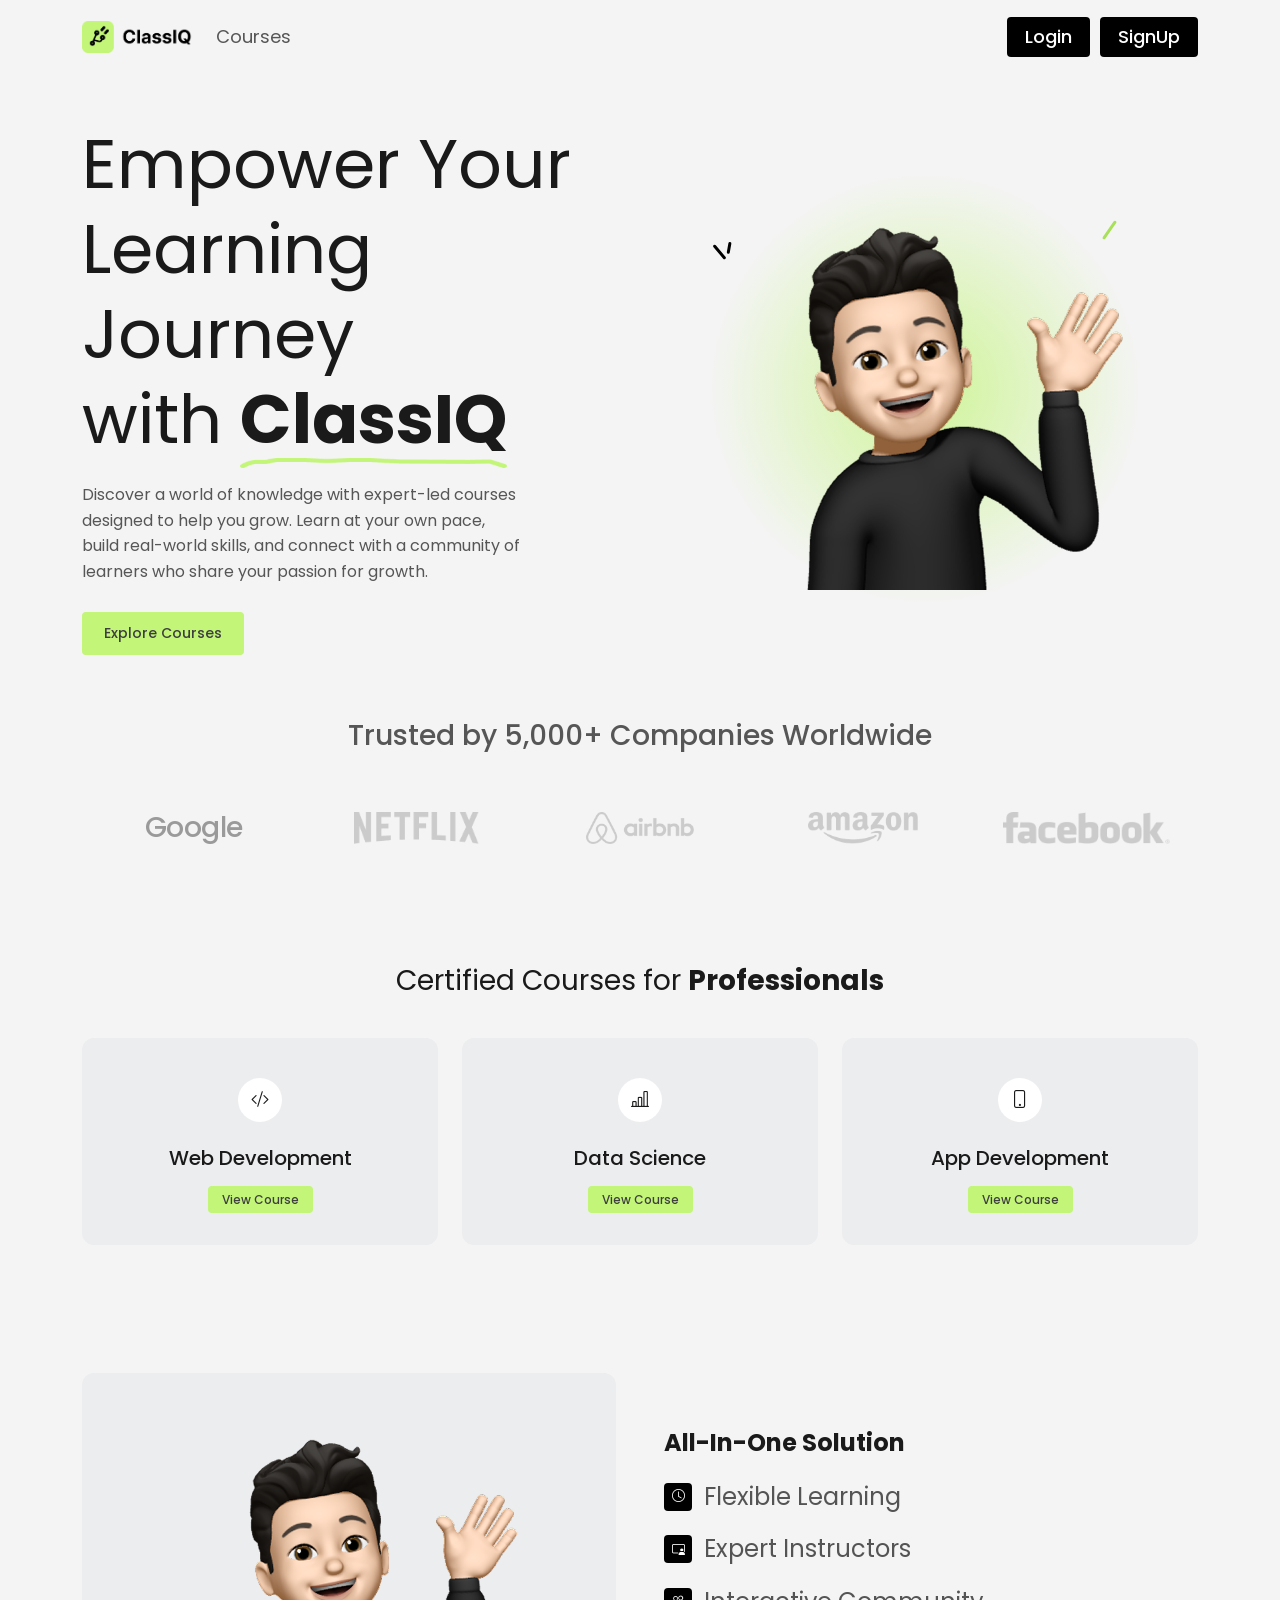
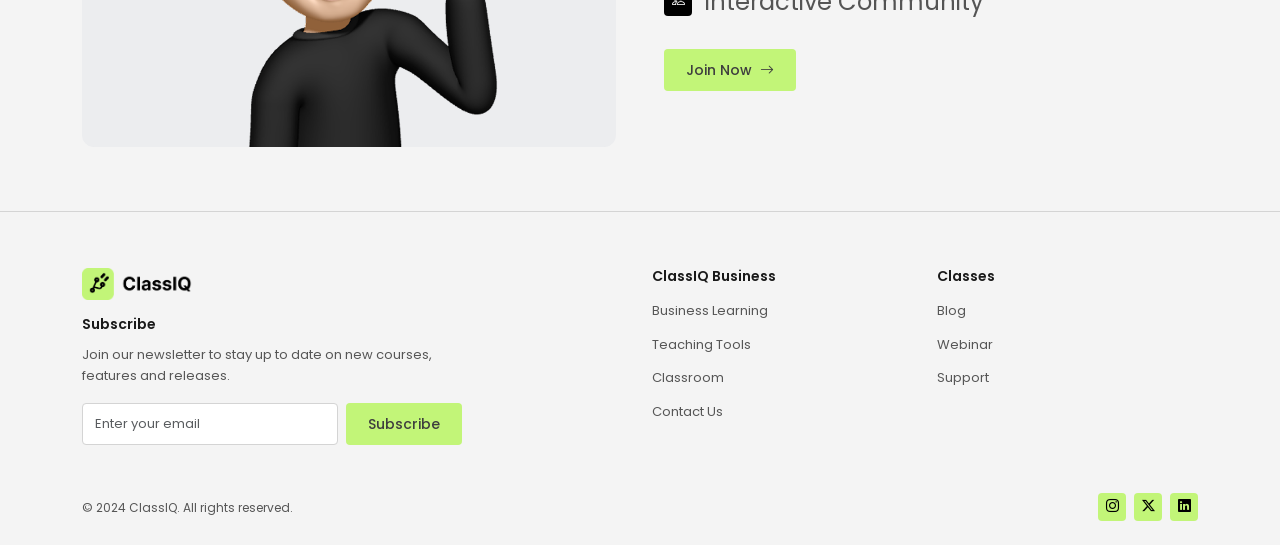
<file: index.html>
<!DOCTYPE html>
<html lang="en">
<head>
  <meta charset="UTF-8">
  <meta name="viewport" content="width=device-width, initial-scale=1.0">
  <meta name="description" content="ClassIQ - Empower your learning journey with certified courses for professionals.">
  <title>ClassIQ | Empower Your Learning Journey</title>

  <script>
    if (localStorage.getItem("classiq_session")) document.documentElement.classList.add("logged-in");
  </script>

  <link rel="preconnect" href="https://fonts.googleapis.com">
  <link rel="preconnect" href="https://fonts.gstatic.com" crossorigin>
  <link href="https://fonts.googleapis.com/css2?family=Poppins:wght@300;400;500;600;700&display=swap" rel="stylesheet">

  <link rel="stylesheet" href="https://cdn.jsdelivr.net/npm/bootstrap@5.3.3/dist/css/bootstrap.min.css">
  <link rel="stylesheet" href="https://cdn.jsdelivr.net/npm/bootstrap-icons@1.11.3/font/bootstrap-icons.min.css">

  <link rel="stylesheet" href="css/base.css">
  <link rel="stylesheet" href="css/home.css">
</head>
<body>
  <a class="visually-hidden-focusable" href="#main">Skip to main content</a>

  <header class="site-header">
    <nav class="navbar navbar-expand-lg" aria-label="Main navigation">
      <div class="container">
        <a class="navbar-brand" href="index.html" aria-label="ClassIQ home">
          <img src="assets/images/logo.png" alt="ClassIQ" class="brand-logo">
        </a>

        <button class="navbar-toggler" type="button" data-bs-toggle="collapse" data-bs-target="#mainNav"
          aria-controls="mainNav" aria-expanded="false" aria-label="Toggle navigation">
          <span class="navbar-toggler-icon"></span>
        </button>

        <div class="collapse navbar-collapse" id="mainNav">
          <ul class="navbar-nav me-auto">
            <li class="nav-item"><a class="nav-link" href="pages/courses.html">Courses</a></li>
          </ul>
          <div class="nav-actions guest-only">
            <a href="pages/login.html" class="btn-dark-custom">Login</a>
            <a href="pages/signup.html" class="btn-dark-custom">SignUp</a>
          </div>

          <div class="nav-actions user-only align-items-center">
            <span class="user-chip">
              <span class="user-avatar" id="userInitial" aria-hidden="true"></span>
              <span id="userNameNav"></span>
            </span>
            <a href="pages/courses.html" class="btn-dark-custom">Dashboard</a>
            <button type="button" class="btn-dark-custom" id="logoutBtn">Logout</button>
          </div>
        </div>
      </div>
    </nav>
  </header>

  <main id="main">
    <section class="hero" aria-labelledby="hero-title">
      <div class="container">
        <div class="row align-items-center">
          <div class="col-lg-6">
            <h1 class="hero-title" id="hero-title">
              Empower Your <br>Learning Journey <br>with <span class="highlight">ClassIQ</span>
            </h1>
            <p class="hero-text">
              Discover a world of knowledge with expert-led courses designed to help you grow.
              Learn at your own pace, build real-world skills, and connect with a community of
              learners who share your passion for growth.
            </p>
            <a href="pages/courses.html" class="btn-primary-custom">Explore Courses</a>
          </div>

          <div class="col-lg-6">
            <figure class="hero-media m-0">
              <span class="hero-sparkle hero-sparkle--left" aria-hidden="true"></span>
              <span class="hero-sparkle hero-sparkle--right" aria-hidden="true"></span>
              <img src="assets/images/avatar.png" alt="Smiling student avatar waving hello">
            </figure>
          </div>
        </div>
      </div>
    </section>

    <section class="trusted" aria-labelledby="trusted-title">
      <div class="container">
        <h2 class="trusted-title" id="trusted-title">Trusted by 5,000+ Companies Worldwide</h2>
        <ul class="brand-list row row-cols-2 row-cols-sm-3 row-cols-lg-5 g-4 justify-content-center">
          <li class="col"><span class="brand-text" role="img" aria-label="Google">Google</span></li>
          <li class="col"><img src="assets/images/brands/netflix-logo.png" alt="Netflix"></li>
          <li class="col"><img src="assets/images/brands/airbnb-logo.png" alt="Airbnb"></li>
          <li class="col"><img src="assets/images/brands/amazon-logo.png" alt="Amazon"></li>
          <li class="col"><img src="assets/images/brands/facebook-logo.png" alt="Facebook"></li>
        </ul>
      </div>
    </section>

    <section class="section courses" aria-labelledby="courses-title">
      <div class="container">
        <h2 class="section-title" id="courses-title">Certified Courses for <strong>Professionals</strong></h2>

        <div class="row g-4 justify-content-center">
          <div class="col-12 col-sm-6 col-lg-4">
            <article class="course-card">
              <span class="course-icon" aria-hidden="true"><i class="bi bi-code-slash"></i></span>
              <h3>Web Development</h3>
              <a href="pages/courses.html" class="btn-primary-custom btn-sm-custom">View Course</a>
            </article>
          </div>
          <div class="col-12 col-sm-6 col-lg-4">
            <article class="course-card">
              <span class="course-icon" aria-hidden="true"><i class="bi bi-bar-chart-line"></i></span>
              <h3>Data Science</h3>
              <a href="pages/courses.html" class="btn-primary-custom btn-sm-custom">View Course</a>
            </article>
          </div>
          <div class="col-12 col-sm-6 col-lg-4">
            <article class="course-card">
              <span class="course-icon" aria-hidden="true"><i class="bi bi-phone"></i></span>
              <h3>App Development</h3>
              <a href="pages/courses.html" class="btn-primary-custom btn-sm-custom">View Course</a>
            </article>
          </div>
        </div>
      </div>
    </section>

    <section class="section solution" aria-labelledby="solution-title">
      <div class="container">
        <div class="row align-items-center g-5">
          <div class="col-lg-6">
            <figure class="solution-media m-0">
              <img src="assets/images/avatar.png" alt="Student avatar waving">
            </figure>
          </div>

          <div class="col-lg-6 solution-content">
            <h2 class="solution-title" id="solution-title">All-In-One Solution</h2>
            <ul class="feature-list">
              <li><span class="feature-icon" aria-hidden="true"><i class="bi bi-clock"></i></span>Flexible Learning</li>
              <li><span class="feature-icon" aria-hidden="true"><i class="bi bi-person-video3"></i></span>Expert Instructors</li>
              <li><span class="feature-icon" aria-hidden="true"><i class="bi bi-people"></i></span>Interactive Community</li>
            </ul>
            <div>
              <a href="pages/signup.html" class="btn-primary-custom">Join Now <i class="bi bi-arrow-right" aria-hidden="true"></i></a>
            </div>
          </div>
        </div>
      </div>
    </section>
  </main>

  <footer class="site-footer">
    <div class="container">
      <div class="row g-4">
        <div class="col-lg-6 footer-brand">
          <a href="index.html" aria-label="ClassIQ home">
            <img src="assets/images/logo.png" alt="ClassIQ" class="brand-logo">
          </a>
          <h2 class="footer-heading">Subscribe</h2>
          <p class="footer-text">Join our newsletter to stay up to date on new courses, features and releases.</p>
          <form class="subscribe-form" id="subscribeForm" novalidate>
            <label for="subscribeEmail" class="visually-hidden">Email address</label>
            <input type="email" class="form-control" id="subscribeEmail" name="email" placeholder="Enter your email" required>
            <button type="submit" class="btn-primary-custom">Subscribe</button>
          </form>
        </div>

        <nav class="col-6 col-lg-3" aria-labelledby="footer-business">
          <h2 class="footer-heading" id="footer-business">ClassIQ Business</h2>
          <ul class="footer-links">
            <li><a href="#">Business Learning</a></li>
            <li><a href="#">Teaching Tools</a></li>
            <li><a href="#">Classroom</a></li>
            <li><a href="#">Contact Us</a></li>
          </ul>
        </nav>

        <nav class="col-6 col-lg-3" aria-labelledby="footer-classes">
          <h2 class="footer-heading" id="footer-classes">Classes</h2>
          <ul class="footer-links">
            <li><a href="#">Blog</a></li>
            <li><a href="#">Webinar</a></li>
            <li><a href="#">Support</a></li>
          </ul>
        </nav>
      </div>

      <div class="footer-bottom">
        <p>&copy; 2024 ClassIQ. All rights reserved.</p>
        <ul class="social-links" aria-label="Social media">
          <li><a href="#" aria-label="Instagram"><i class="bi bi-instagram"></i></a></li>
          <li><a href="#" aria-label="Twitter"><i class="bi bi-twitter-x"></i></a></li>
          <li><a href="#" aria-label="LinkedIn"><i class="bi bi-linkedin"></i></a></li>
        </ul>
      </div>
    </div>
  </footer>

  <script src="https://cdn.jsdelivr.net/npm/bootstrap@5.3.3/dist/js/bootstrap.bundle.min.js"></script>
  <script src="js/main.js"></script>
</body>
</html>
</file>
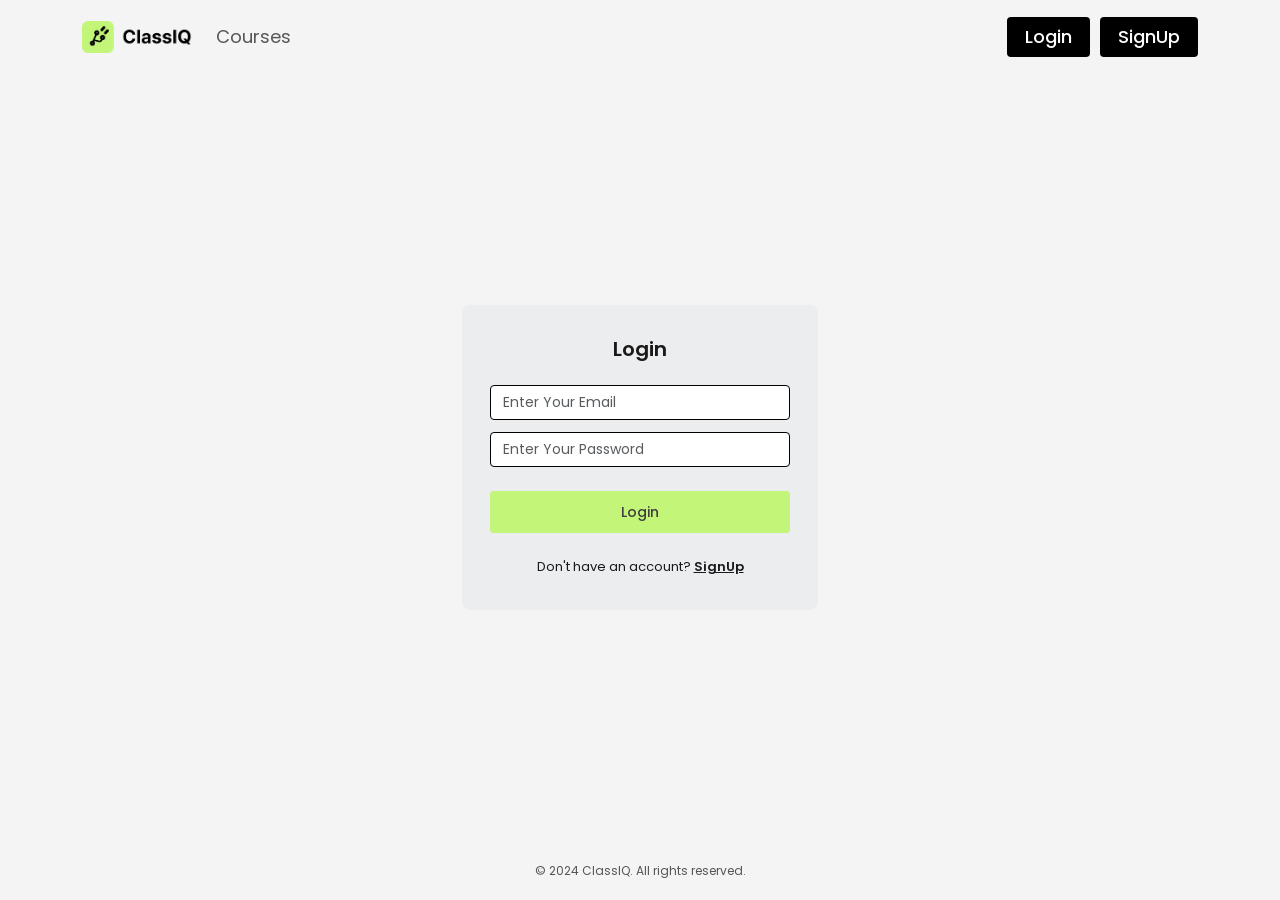
<file: pages/courses.html>
<!DOCTYPE html>
<html lang="en">
<head>
  <meta charset="UTF-8">
  <meta name="viewport" content="width=device-width, initial-scale=1.0">
  <meta name="description" content="Your ClassIQ dashboard - browse and enroll in courses.">
  <title>Dashboard | ClassIQ</title>

  <script>
    if (!localStorage.getItem("classiq_session")) window.location.replace("login.html");
  </script>

  <link rel="preconnect" href="https://fonts.googleapis.com">
  <link rel="preconnect" href="https://fonts.gstatic.com" crossorigin>
  <link href="https://fonts.googleapis.com/css2?family=Poppins:wght@300;400;500;600;700&display=swap" rel="stylesheet">

  <link rel="stylesheet" href="https://cdn.jsdelivr.net/npm/bootstrap@5.3.3/dist/css/bootstrap.min.css">
  <link rel="stylesheet" href="https://cdn.jsdelivr.net/npm/bootstrap-icons@1.11.3/font/bootstrap-icons.min.css">

  <link rel="stylesheet" href="../css/base.css">
  <link rel="stylesheet" href="../css/courses.css">
</head>
<body>
  <a class="visually-hidden-focusable" href="#main">Skip to main content</a>

  <header class="site-header">
    <nav class="navbar navbar-expand-lg" aria-label="Main navigation">
      <div class="container">
        <a class="navbar-brand" href="../index.html" aria-label="ClassIQ home">
          <img src="../assets/images/logo.png" alt="ClassIQ" class="brand-logo">
        </a>

        <button class="navbar-toggler" type="button" data-bs-toggle="collapse" data-bs-target="#mainNav"
          aria-controls="mainNav" aria-expanded="false" aria-label="Toggle navigation">
          <span class="navbar-toggler-icon"></span>
        </button>

        <div class="collapse navbar-collapse" id="mainNav">
          <ul class="navbar-nav me-auto">
            <li class="nav-item"><a class="nav-link active" href="courses.html" aria-current="page">Dashboard</a></li>
          </ul>
          <div class="nav-actions align-items-center">
            <span class="user-chip">
              <span class="user-avatar" id="userInitial" aria-hidden="true"></span>
              <span id="userNameNav"></span>
            </span>
            <button type="button" class="btn-dark-custom" id="logoutBtn">
              <i class="bi bi-box-arrow-right" aria-hidden="true"></i> Logout
            </button>
          </div>
        </div>
      </div>
    </nav>
  </header>

  <main id="main" class="dashboard">
    <div class="container">
      <section class="dash-banner" aria-labelledby="banner-title">
        <div class="row align-items-center">
          <div class="col-md-7">
            <p class="dash-greeting">Welcome back, <span id="userName"></span> 👋</p>
            <h1 class="dash-title" id="banner-title">Enroll in <span class="text-accent">Your Fav Courses</span></h1>
            <p class="dash-text">Pick up where you left off or start something new today. Learn at your own pace with expert-led lessons.</p>
            <a href="#all-courses-title" class="btn-primary-custom">Browse Courses <i class="bi bi-arrow-down" aria-hidden="true"></i></a>
          </div>
          <div class="col-md-5">
            <figure class="dash-banner-media m-0">
              <img src="../assets/images/avatar.png" alt="Student avatar waving">
            </figure>
          </div>
        </div>
      </section>

      <section class="dash-stats" aria-label="Your learning stats">
        <ul class="row g-3 list-unstyled m-0">
          <li class="col-12 col-sm-4">
            <div class="stat-card">
              <span class="stat-icon" aria-hidden="true"><i class="bi bi-grid"></i></span>
              <div>
                <p class="stat-value" id="statTotal">0</p>
                <p class="stat-label">Available Courses</p>
              </div>
            </div>
          </li>
          <li class="col-12 col-sm-4">
            <div class="stat-card">
              <span class="stat-icon" aria-hidden="true"><i class="bi bi-bookmark-check"></i></span>
              <div>
                <p class="stat-value" id="statEnrolled">0</p>
                <p class="stat-label">Enrolled</p>
              </div>
            </div>
          </li>
          <li class="col-12 col-sm-4">
            <div class="stat-card">
              <span class="stat-icon" aria-hidden="true"><i class="bi bi-clock-history"></i></span>
              <div>
                <p class="stat-value" id="statHours">0h</p>
                <p class="stat-label">Learning Hours</p>
              </div>
            </div>
          </li>
        </ul>
      </section>

      <section class="dash-courses" aria-labelledby="all-courses-title">
        <div class="courses-toolbar">
          <h2 class="courses-heading" id="all-courses-title">
            All Courses <i class="bi bi-arrow-up-right" aria-hidden="true"></i>
          </h2>
          <div class="filter-chips" role="group" aria-label="Filter courses by category" id="filterChips">
            <button type="button" class="chip active" data-category="All" aria-pressed="true">All</button>
            <button type="button" class="chip" data-category="Development" aria-pressed="false">Development</button>
            <button type="button" class="chip" data-category="Science" aria-pressed="false">Science</button>
            <button type="button" class="chip" data-category="Data" aria-pressed="false">Data</button>
            <button type="button" class="chip" data-category="Design" aria-pressed="false">Design</button>
          </div>
        </div>

        <div class="row g-4" id="courseList"></div>
      </section>
    </div>
  </main>

  <footer class="site-footer">
    <div class="container">
      <div class="footer-bottom mt-0">
        <p>&copy; 2024 ClassIQ. All rights reserved.</p>
        <ul class="social-links" aria-label="Social media">
          <li><a href="#" aria-label="Instagram"><i class="bi bi-instagram"></i></a></li>
          <li><a href="#" aria-label="Twitter"><i class="bi bi-twitter-x"></i></a></li>
          <li><a href="#" aria-label="LinkedIn"><i class="bi bi-linkedin"></i></a></li>
        </ul>
      </div>
    </div>
  </footer>

  <script src="https://cdn.jsdelivr.net/npm/bootstrap@5.3.3/dist/js/bootstrap.bundle.min.js"></script>
  <script src="../js/dashboard.js"></script>
</body>
</html>
</file>
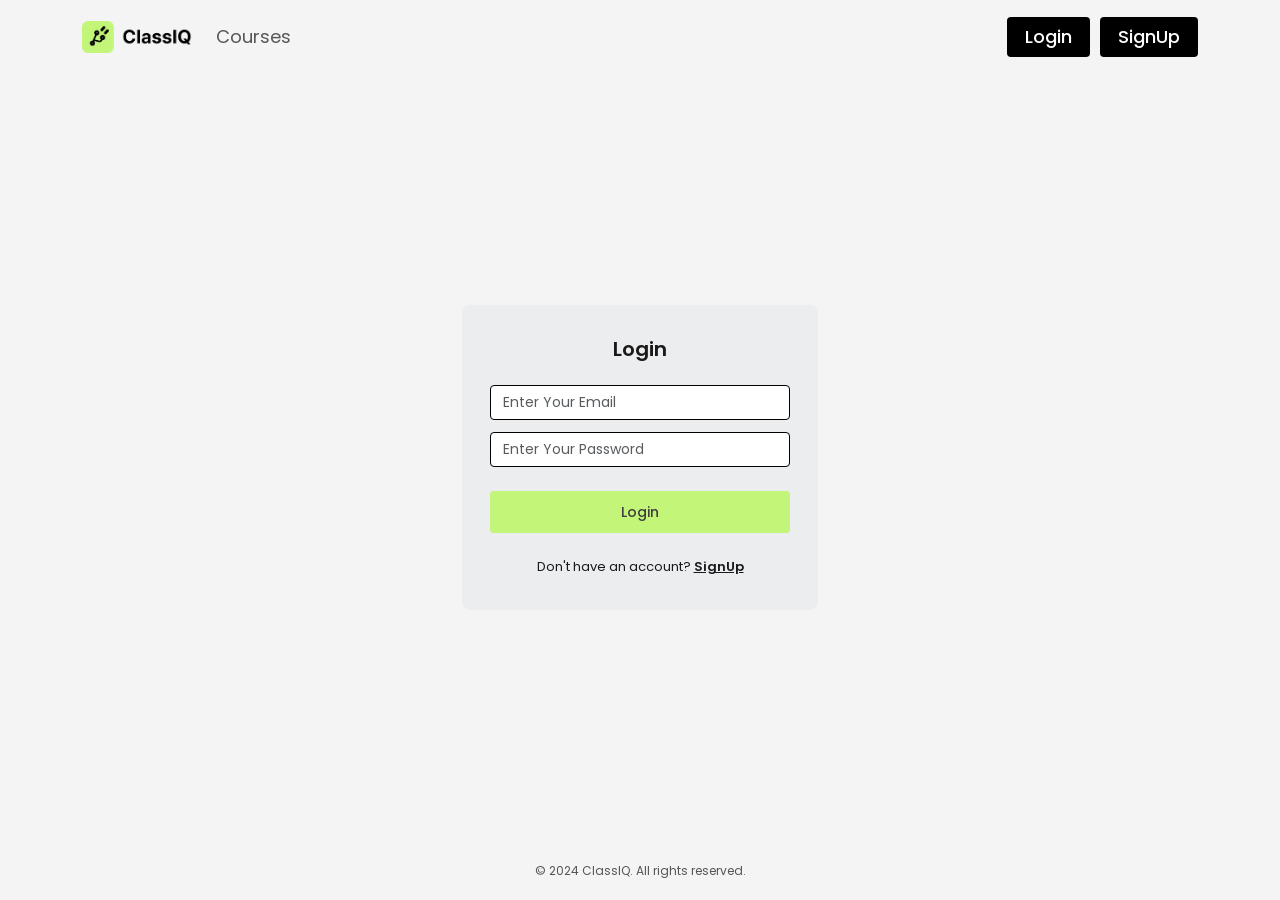
<file: pages/login.html>
<!DOCTYPE html>
<html lang="en">
<head>
  <meta charset="UTF-8">
  <meta name="viewport" content="width=device-width, initial-scale=1.0">
  <meta name="description" content="Log in to your ClassIQ account.">
  <title>Login | ClassIQ</title>

  <script>
    if (localStorage.getItem("classiq_session")) window.location.replace("courses.html");
  </script>

  <link rel="preconnect" href="https://fonts.googleapis.com">
  <link rel="preconnect" href="https://fonts.gstatic.com" crossorigin>
  <link href="https://fonts.googleapis.com/css2?family=Poppins:wght@300;400;500;600;700&display=swap" rel="stylesheet">

  <link rel="stylesheet" href="https://cdn.jsdelivr.net/npm/bootstrap@5.3.3/dist/css/bootstrap.min.css">
  <link rel="stylesheet" href="https://cdn.jsdelivr.net/npm/bootstrap-icons@1.11.3/font/bootstrap-icons.min.css">

  <link rel="stylesheet" href="../css/base.css">
</head>
<body class="auth-page">
  <a class="visually-hidden-focusable" href="#main">Skip to main content</a>

  <header class="site-header">
    <nav class="navbar navbar-expand-lg" aria-label="Main navigation">
      <div class="container">
        <a class="navbar-brand" href="../index.html" aria-label="ClassIQ home">
          <img src="../assets/images/logo.png" alt="ClassIQ" class="brand-logo">
        </a>

        <button class="navbar-toggler" type="button" data-bs-toggle="collapse" data-bs-target="#mainNav"
          aria-controls="mainNav" aria-expanded="false" aria-label="Toggle navigation">
          <span class="navbar-toggler-icon"></span>
        </button>

        <div class="collapse navbar-collapse" id="mainNav">
          <ul class="navbar-nav me-auto">
            <li class="nav-item"><a class="nav-link" href="courses.html">Courses</a></li>
          </ul>
          <div class="nav-actions">
            <a href="login.html" class="btn-dark-custom" aria-current="page">Login</a>
            <a href="signup.html" class="btn-dark-custom">SignUp</a>
          </div>
        </div>
      </div>
    </nav>
  </header>

  <main id="main" class="auth-main">
    <div class="container">
      <div class="row justify-content-center">
        <div class="col-12 col-sm-9 col-md-6 col-lg-4">
          <section class="auth-card" aria-labelledby="login-title">
            <h1 class="auth-title" id="login-title">Login</h1>

            <form class="auth-form" id="loginForm" novalidate>
              <label for="loginEmail" class="visually-hidden">Email</label>
              <input type="email" class="form-control" id="loginEmail" placeholder="Enter Your Email" autocomplete="email">
              <div class="invalid-feedback"></div>

              <label for="loginPassword" class="visually-hidden">Password</label>
              <input type="password" class="form-control" id="loginPassword" placeholder="Enter Your Password" autocomplete="current-password">
              <div class="invalid-feedback"></div>

              <button type="submit" class="btn-primary-custom">Login</button>
            </form>

            <p class="auth-switch">Don't have an account? <a href="signup.html">SignUp</a></p>
          </section>
        </div>
      </div>
    </div>
  </main>

  <footer class="auth-footer">
    <div class="container">
      <p>&copy; 2024 ClassIQ. All rights reserved.</p>
    </div>
  </footer>

  <div class="modal fade popup" id="popup" tabindex="-1" aria-labelledby="popupTitle" aria-hidden="true"
    data-bs-backdrop="static">
    <div class="modal-dialog modal-dialog-centered modal-sm">
      <div class="modal-content">
        <span class="popup-icon" id="popupIcon" aria-hidden="true"><i class="bi bi-check-lg"></i></span>
        <h2 class="popup-title" id="popupTitle"></h2>
        <p class="popup-message" id="popupMessage"></p>
        <button type="button" class="btn-primary-custom" id="popupButton"></button>
        <button type="button" class="popup-cancel" id="popupCancel" data-bs-dismiss="modal" hidden>Cancel</button>
      </div>
    </div>
  </div>

  <script src="https://cdn.jsdelivr.net/npm/bootstrap@5.3.3/dist/js/bootstrap.bundle.min.js"></script>
  <script src="../js/auth.js"></script>
</body>
</html>
</file>
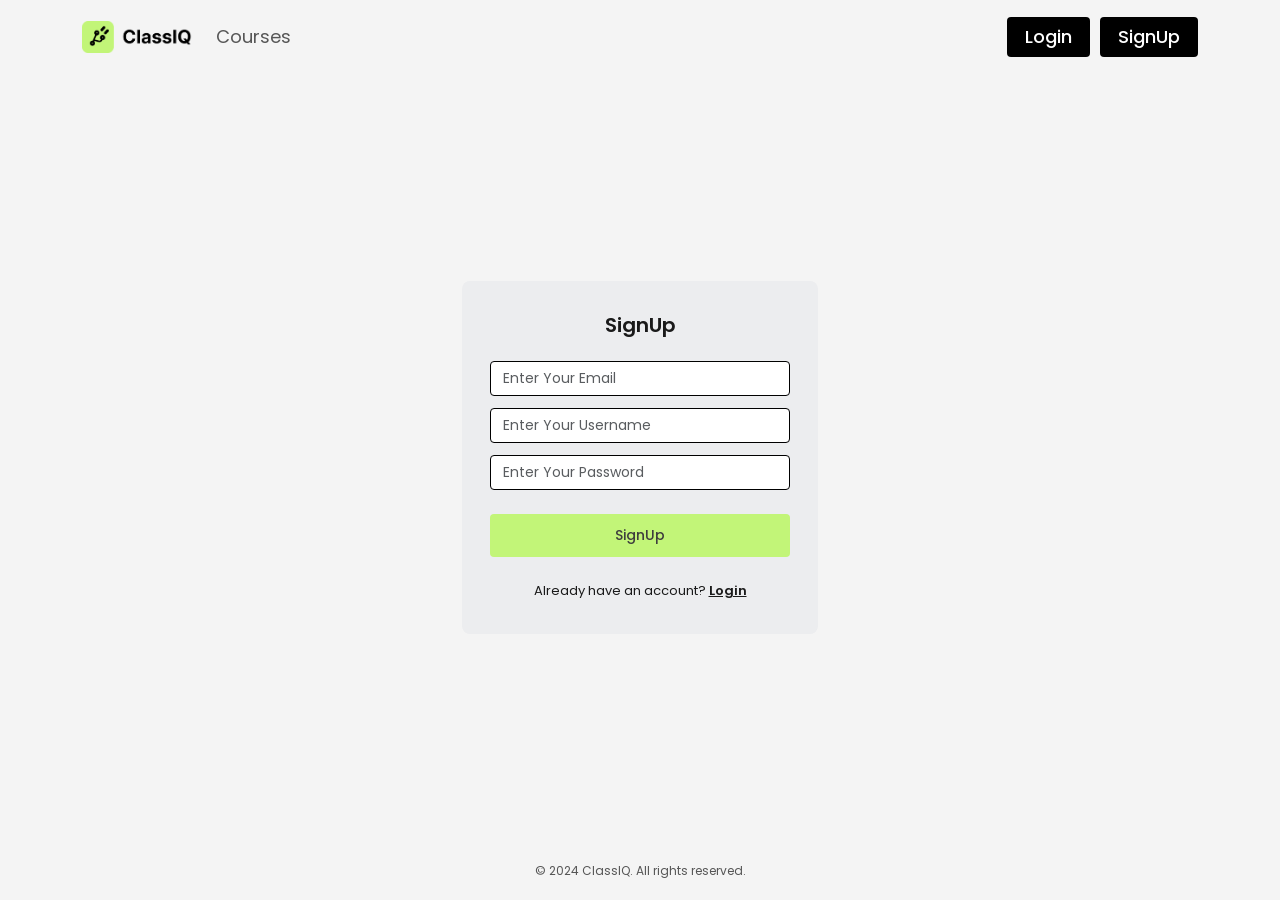
<file: pages/signup.html>
<!DOCTYPE html>
<html lang="en">
<head>
  <meta charset="UTF-8">
  <meta name="viewport" content="width=device-width, initial-scale=1.0">
  <meta name="description" content="Create your ClassIQ account.">
  <title>Sign Up | ClassIQ</title>

  <script>
    if (localStorage.getItem("classiq_session")) window.location.replace("courses.html");
  </script>

  <link rel="preconnect" href="https://fonts.googleapis.com">
  <link rel="preconnect" href="https://fonts.gstatic.com" crossorigin>
  <link href="https://fonts.googleapis.com/css2?family=Poppins:wght@300;400;500;600;700&display=swap" rel="stylesheet">

  <link rel="stylesheet" href="https://cdn.jsdelivr.net/npm/bootstrap@5.3.3/dist/css/bootstrap.min.css">
  <link rel="stylesheet" href="https://cdn.jsdelivr.net/npm/bootstrap-icons@1.11.3/font/bootstrap-icons.min.css">

  <link rel="stylesheet" href="../css/base.css">
</head>
<body class="auth-page">
  <a class="visually-hidden-focusable" href="#main">Skip to main content</a>

  <header class="site-header">
    <nav class="navbar navbar-expand-lg" aria-label="Main navigation">
      <div class="container">
        <a class="navbar-brand" href="../index.html" aria-label="ClassIQ home">
          <img src="../assets/images/logo.png" alt="ClassIQ" class="brand-logo">
        </a>

        <button class="navbar-toggler" type="button" data-bs-toggle="collapse" data-bs-target="#mainNav"
          aria-controls="mainNav" aria-expanded="false" aria-label="Toggle navigation">
          <span class="navbar-toggler-icon"></span>
        </button>

        <div class="collapse navbar-collapse" id="mainNav">
          <ul class="navbar-nav me-auto">
            <li class="nav-item"><a class="nav-link" href="courses.html">Courses</a></li>
          </ul>
          <div class="nav-actions">
            <a href="login.html" class="btn-dark-custom">Login</a>
            <a href="signup.html" class="btn-dark-custom" aria-current="page">SignUp</a>
          </div>
        </div>
      </div>
    </nav>
  </header>

  <main id="main" class="auth-main">
    <div class="container">
      <div class="row justify-content-center">
        <div class="col-12 col-sm-9 col-md-6 col-lg-4">
          <section class="auth-card" aria-labelledby="signup-title">
            <h1 class="auth-title" id="signup-title">SignUp</h1>

            <form class="auth-form" id="signupForm" novalidate>
              <label for="signupEmail" class="visually-hidden">Email</label>
              <input type="email" class="form-control" id="signupEmail" placeholder="Enter Your Email" autocomplete="email">
              <div class="invalid-feedback"></div>

              <label for="signupUsername" class="visually-hidden">Username</label>
              <input type="text" class="form-control" id="signupUsername" placeholder="Enter Your Username" autocomplete="username">
              <div class="invalid-feedback"></div>

              <label for="signupPassword" class="visually-hidden">Password</label>
              <input type="password" class="form-control" id="signupPassword" placeholder="Enter Your Password" autocomplete="new-password">
              <div class="invalid-feedback"></div>

              <button type="submit" class="btn-primary-custom">SignUp</button>
            </form>

            <p class="auth-switch">Already have an account? <a href="login.html">Login</a></p>
          </section>
        </div>
      </div>
    </div>
  </main>

  <footer class="auth-footer">
    <div class="container">
      <p>&copy; 2024 ClassIQ. All rights reserved.</p>
    </div>
  </footer>

  <div class="modal fade popup" id="popup" tabindex="-1" aria-labelledby="popupTitle" aria-hidden="true"
    data-bs-backdrop="static">
    <div class="modal-dialog modal-dialog-centered modal-sm">
      <div class="modal-content">
        <span class="popup-icon" id="popupIcon" aria-hidden="true"><i class="bi bi-check-lg"></i></span>
        <h2 class="popup-title" id="popupTitle"></h2>
        <p class="popup-message" id="popupMessage"></p>
        <button type="button" class="btn-primary-custom" id="popupButton"></button>
        <button type="button" class="popup-cancel" id="popupCancel" data-bs-dismiss="modal" hidden>Cancel</button>
      </div>
    </div>
  </div>

  <script src="https://cdn.jsdelivr.net/npm/bootstrap@5.3.3/dist/js/bootstrap.bundle.min.js"></script>
  <script src="../js/auth.js"></script>
</body>
</html>
</file>
<file: css/base.css>
/* 1. Design tokens ---------------------------------------- */
:root {
  --color-primary: #c2f578;
  --color-primary-dark: #a9e05a;
  --color-dark: #000000;
  --color-text: #1a1a1a;
  --color-muted: #565656;
  --color-form-bg: #ecedef;
  --color-surface: #f4f4f4;
  --color-white: #ffffff;
  --color-border: #d4d4d4;
  --color-btn-text: #3e3e3e;

  --font-family: Poppins, sans-serif;

  --radius-sm: 4px;
  --radius-md: 8px;
  --radius-lg: 12px;

  --transition: 0.25s ease;
}

/* 2. Reset & typography ----------------------------------- */
*,
*::before,
*::after {
  box-sizing: border-box;
}

body {
  margin: 0;
  font-family: var(--font-family);
  color: var(--color-text);
  background-color: var(--color-surface);
  line-height: 1.6;
  -webkit-font-smoothing: antialiased;
}

img {
  max-width: 100%;
  height: auto;
  display: block;
}

a {
  color: inherit;
  text-decoration: none;
}

h1,
h2,
h3,
h4,
h5,
h6 {
  font-family: var(--font-family);
  margin: 0;
}

.section {
  padding: 64px 0;
}

.section-title {
  font-size: 28px;
  font-weight: 400;
  text-align: center;
  margin-bottom: 40px;
}

.section-title strong {
  font-weight: 700;
}

/* 3. Buttons ---------------------------------------------- */
.btn-primary-custom,
.btn-dark-custom {
  display: inline-flex;
  align-items: center;
  justify-content: center;
  gap: 8px;
  font-family: var(--font-family);
  font-weight: 500;
  border: none;
  border-radius: var(--radius-sm);
  cursor: pointer;
  transition: background-color var(--transition), transform var(--transition);
}

.btn-primary-custom {
  background-color: var(--color-primary);
  color: var(--color-btn-text);
  padding: 10px 22px;
  font-size: 0.875rem;
}

.btn-primary-custom:hover,
.btn-primary-custom:focus-visible {
  background-color: var(--color-primary-dark);
  color: var(--color-btn-text);
  transform: translateY(-1px);
}

.btn-primary-custom.btn-sm-custom {
  padding: 4px 14px;
  font-size: 12px;
}

.btn-dark-custom {
  background-color: var(--color-dark);
  color: var(--color-white);
  padding: 6px 18px;
  font-size: 18px;
}

.btn-dark-custom:hover,
.btn-dark-custom:focus-visible {
  background-color: #333333;
  color: var(--color-white);
}

/* 4. Header / Navbar -------------------------------------- */
.site-header {
  background-color: var(--color-surface);
  position: sticky;
  top: 0;
  z-index: 1000;
}

.site-header .navbar {
  padding: 16px 0;
}

.brand-logo {
  height: 32px;
  width: auto;
}

.site-header .nav-link {
  font-size: 18px;
  color: var(--color-muted);
  padding: 4px 12px;
  transition: color var(--transition);
}

.site-header .nav-link:hover,
.site-header .nav-link.active {
  color: var(--color-dark);
  font-weight: 500;
}

.nav-actions {
  display: flex;
  gap: 10px;
}

/* Logged-in user chip (name + first letter) */
.user-chip {
  display: inline-flex;
  align-items: center;
  gap: 8px;
  font-size: 0.875rem;
  font-weight: 500;
  margin-right: 4px;
}

.user-avatar {
  display: grid;
  place-items: center;
  width: 34px;
  height: 34px;
  border-radius: 50%;
  background-color: var(--color-primary);
  font-weight: 600;
}

/* Show/hide header buttons based on login state */
.logged-in .guest-only,
html:not(.logged-in) .user-only {
  display: none !important;
}

.navbar-toggler {
  border: none;
  padding: 4px 8px;
}

.navbar-toggler:focus {
  box-shadow: 0 0 0 2px var(--color-primary);
}

@media (max-width: 991.98px) {
  .site-header .navbar-collapse {
    padding: 16px 0 8px;
  }

  .site-header .nav-link {
    padding: 8px 0;
  }

  .nav-actions {
    margin-top: 12px;
  }

  .section-title {
    font-size: 24px;
  }
}

@media (max-width: 575.98px) {
  .section-title {
    font-size: 22px;
    margin-bottom: 28px;
  }

  .btn-dark-custom {
    font-size: 16px;
  }
}

/* 5. Footer ----------------------------------------------- */
.site-footer {
  background-color: var(--color-surface);
  padding: 56px 0 24px;
  border-top: 1px solid var(--color-border);
}

.footer-brand .brand-logo {
  margin-bottom: 16px;
}

.footer-heading {
  font-size: 0.875rem;
  font-weight: 600;
  margin-bottom: 12px;
}

.footer-text {
  font-size: 0.8125rem;
  color: var(--color-muted);
  max-width: 360px;
}

.subscribe-form {
  display: flex;
  gap: 8px;
  max-width: 380px;
  margin-top: 16px;
}

.subscribe-form .form-control {
  font-family: var(--font-family);
  font-size: 0.8125rem;
  border: 1px solid var(--color-border);
  border-radius: var(--radius-sm);
  background-color: var(--color-white);
}

.subscribe-form .form-control:focus {
  border-color: var(--color-primary-dark);
  box-shadow: 0 0 0 3px rgba(194, 245, 120, 0.4);
}

.footer-links {
  list-style: none;
  padding: 0;
  margin: 0;
}

.footer-links li + li {
  margin-top: 8px;
}

.footer-links a {
  font-size: 0.8125rem;
  color: var(--color-muted);
  transition: color var(--transition);
}

.footer-links a:hover {
  color: var(--color-dark);
}

.footer-bottom {
  display: flex;
  flex-wrap: wrap;
  justify-content: space-between;
  align-items: center;
  gap: 16px;
  margin-top: 48px;
  font-size: 0.75rem;
  color: var(--color-muted);
}

.footer-bottom p {
  margin: 0;
}

.social-links {
  display: flex;
  gap: 8px;
  list-style: none;
  padding: 0;
  margin: 0;
}

.social-links a {
  display: grid;
  place-items: center;
  width: 28px;
  height: 28px;
  border-radius: var(--radius-sm);
  background-color: var(--color-primary);
  color: var(--color-dark);
  font-size: 0.8125rem;
  transition: background-color var(--transition);
}

.social-links a:hover {
  background-color: var(--color-primary-dark);
}

/* 6. Auth forms (login / signup) -------------------------- */
.auth-page {
  min-height: 100vh;
  display: flex;
  flex-direction: column;
}

.auth-main {
  flex: 1;
  display: flex;
  align-items: center;
  padding: 48px 0;
}

.auth-card {
  background-color: var(--color-form-bg);
  border-radius: var(--radius-md);
  padding: 32px 28px;
}

.auth-title {
  font-size: 1.25rem;
  font-weight: 600;
  text-align: center;
  margin-bottom: 24px;
}

.auth-form .form-control {
  font-size: 0.875rem;
  border: 1px solid var(--color-dark);
  border-radius: var(--radius-sm);
  margin-top: 12px;
}

.auth-form .form-control:focus {
  box-shadow: 0 0 0 3px rgba(194, 245, 120, 0.6);
}

.auth-form .invalid-feedback {
  font-size: 0.75rem;
}

.auth-form .btn-primary-custom {
  width: 100%;
  margin-top: 24px;
}

.auth-switch {
  font-size: 0.8125rem;
  text-align: center;
  margin: 24px 0 0;
}

.auth-switch a {
  font-weight: 600;
  text-decoration: underline;
}

.auth-footer {
  padding: 20px 0;
  font-size: 0.75rem;
  color: var(--color-muted);
  text-align: center;
}

.auth-footer p {
  margin: 0;
}

/* 7. Success popup (Bootstrap modal) ---------------------- */
.popup .modal-content {
  border: none;
  border-radius: 20px;
  padding: 40px 32px 32px;
  text-align: center;
  font-family: var(--font-family);
}

.popup-icon {
  display: grid;
  place-items: center;
  width: 72px;
  height: 72px;
  margin: 0 auto 20px;
  border-radius: 50%;
  background-color: var(--color-primary);
  font-size: 2rem;
  box-shadow: 0 0 0 10px rgba(194, 245, 120, 0.3);
  animation: popIn 0.5s ease;
}

.popup-title {
  font-size: 1.375rem;
  font-weight: 600;
  margin-bottom: 8px;
}

.popup-message {
  font-size: 0.875rem;
  color: var(--color-muted);
  margin-bottom: 28px;
}

.popup .btn-primary-custom {
  width: 100%;
  padding: 12px;
}

/* Warning version (e.g. "Account Not Found") */
.popup-icon.warning {
  background-color: #ffe08a;
  box-shadow: 0 0 0 10px rgba(255, 224, 138, 0.35);
}

.popup-cancel {
  margin-top: 12px;
  border: none;
  background: none;
  font-family: var(--font-family);
  font-size: 0.875rem;
  color: var(--color-muted);
  cursor: pointer;
}

.popup-cancel:hover {
  color: var(--color-dark);
  text-decoration: underline;
}

@keyframes popIn {
  0% { transform: scale(0); }
  70% { transform: scale(1.15); }
  100% { transform: scale(1); }
}

/* Accessibility helper */
.visually-hidden-focusable:focus {
  position: fixed;
  top: 8px;
  left: 8px;
  z-index: 2000;
  padding: 8px 16px;
  background: var(--color-dark);
  color: var(--color-white);
}
</file>
<file: css/home.css>
/* ==========================================================
   ClassIQ - Home page (index.html)
   ========================================================== */

/* Hero ---------------------------------------------------- */
.hero {
  padding: 48px 0 32px;
  overflow: hidden;
}

.hero-title {
  font-size: 68px;
  font-weight: 400;
  line-height: 1.25;
  margin-bottom: 20px;
}

.hero-title .highlight {
  position: relative;
  display: inline-block;
  font-weight: 700;
}

.hero-title .highlight::after {
  content: "";
  position: absolute;
  left: 0;
  right: 0;
  bottom: -6px;
  height: 10px;
  background: url("../assets/images/dash-img.png") no-repeat center / 100% 100%;
}

.hero-text {
  font-size: 16px;
  color: var(--color-muted);
  max-width: 440px;
  margin-bottom: 28px;
}

.hero-media {
  position: relative;
  display: flex;
  justify-content: center;
  align-items: center;
}

/* Soft green glow behind the avatar */
.hero-media::before {
  content: "";
  position: absolute;
  width: 80%;
  aspect-ratio: 1;
  border-radius: 50%;
  background: radial-gradient(circle, rgba(194, 245, 120, 0.75) 0%, rgba(194, 245, 120, 0) 70%);
  z-index: 0;
}

.hero-media img {
  position: relative;
  z-index: 1;
  width: 100%;
  max-width: 400px;
}

/* Decorative sparkle strokes */
.hero-sparkle {
  position: absolute;
  z-index: 2;
  width: 3px;
  height: 18px;
  border-radius: 3px;
  background-color: var(--color-dark);
}

.hero-sparkle--left {
  top: 14%;
  left: 12%;
  transform: rotate(-40deg);
}

.hero-sparkle--left::after {
  content: "";
  position: absolute;
  top: 6px;
  left: 10px;
  width: 3px;
  height: 12px;
  border-radius: 3px;
  background-color: var(--color-dark);
  transform: rotate(50deg);
}

.hero-sparkle--right {
  top: 8%;
  right: 16%;
  height: 22px;
  background-color: var(--color-primary-dark);
  transform: rotate(35deg);
}

/* Trusted by ---------------------------------------------- */
.trusted {
  padding: 32px 0 48px;
  text-align: center;
}

.trusted-title {
  font-size: 28px;
  font-weight: 500;
  color: var(--color-muted);
  margin-bottom: 28px;
}

.brand-list {
  list-style: none;
  padding: 0;
  margin: 0;
}

.brand-list li {
  display: flex;
  justify-content: center;
  align-items: center;
  height: 48px;
}

.brand-list img {
  max-height: 32px;
  width: auto;
  opacity: 0.55;
  filter: grayscale(100%);
  transition: opacity var(--transition), filter var(--transition);
}

.brand-list img:hover {
  opacity: 1;
  filter: grayscale(0%);
}

/* Google has no image asset - styled text logo instead */
.brand-text {
  font-size: 1.75rem;
  font-weight: 500;
  letter-spacing: -0.5px;
  color: #9a9a9a;
  transition: color var(--transition);
}

.brand-text:hover {
  color: var(--color-muted);
}

/* Course cards -------------------------------------------- */
.course-card {
  height: 100%;
  background-color: var(--color-form-bg);
  border-radius: var(--radius-lg);
  padding: 40px 24px 32px;
  text-align: center;
  display: flex;
  flex-direction: column;
  align-items: center;
  transition: transform var(--transition), box-shadow var(--transition);
}

.course-card:hover {
  transform: translateY(-4px);
  box-shadow: 0 12px 24px rgba(0, 0, 0, 0.06);
}

.course-icon {
  display: grid;
  place-items: center;
  width: 44px;
  height: 44px;
  border-radius: 50%;
  background-color: var(--color-white);
  font-size: 1.125rem;
  margin-bottom: 24px;
}

.course-card h3 {
  font-size: 20px;
  font-weight: 500;
  margin-bottom: 16px;
}

.course-card .btn-primary-custom {
  margin-top: auto;
}

/* All-in-one ---------------------------------------------- */
.solution-media {
  background-color: var(--color-form-bg);
  border-radius: var(--radius-lg);
  overflow: hidden;
  display: flex;
  justify-content: center;
  align-items: flex-end;
  padding-top: 32px;
}

.solution-media img {
  width: 75%;
  max-width: 340px;
}

.solution-title {
  font-size: 1.5rem;
  font-weight: 700;
  margin-bottom: 20px;
}

.feature-list {
  list-style: none;
  padding: 0;
  margin: 0 0 28px;
}

.feature-list li {
  display: flex;
  align-items: center;
  gap: 12px;
  font-size: 24px;
  color: #545454;
}

.feature-list li + li {
  margin-top: 14px;
}

.feature-icon {
  display: grid;
  place-items: center;
  width: 28px;
  height: 28px;
  border-radius: var(--radius-sm);
  background-color: var(--color-dark);
  color: var(--color-white);
  font-size: 0.8125rem;
  flex-shrink: 0;
}

/* Responsive tweaks --------------------------------------- */
@media (max-width: 1199.98px) {
  .hero-title {
    font-size: 56px;
  }
}

@media (max-width: 991.98px) {
  .hero {
    text-align: center;
  }

  .hero-text {
    margin-left: auto;
    margin-right: auto;
  }

  .hero-media {
    margin-top: 40px;
  }

  .solution-content {
    text-align: center;
  }

  .feature-list {
    display: inline-block;
    text-align: left;
  }

  .hero-title {
    font-size: 52px;
  }

  .trusted-title {
    font-size: 24px;
  }

  .course-card h3 {
    font-size: 18px;
  }
}

@media (max-width: 575.98px) {
  .section {
    padding: 48px 0;
  }

  .feature-list li {
    font-size: 18px;
  }

  .hero-title {
    font-size: 36px;
  }

  .hero-text {
    font-size: 15px;
  }

  .trusted-title {
    font-size: 20px;
  }

  .hero-media img {
    max-width: 280px;
  }
}
</file>
<file: css/courses.css>
/* ==========================================================
   ClassIQ - Dashboard page (courses.html)
   ========================================================== */

.dashboard {
  padding: 8px 0 64px;
}

/* Welcome banner ------------------------------------------ */
.dash-banner {
  position: relative;
  background-color: #111111;
  color: var(--color-white);
  border-radius: 24px;
  padding: 48px 48px 0;
  overflow: hidden;
}

/* Green glow in the corner */
.dash-banner::before {
  content: "";
  position: absolute;
  right: -80px;
  bottom: -120px;
  width: 420px;
  aspect-ratio: 1;
  border-radius: 50%;
  background: radial-gradient(circle, rgba(194, 245, 120, 0.55) 0%, rgba(194, 245, 120, 0) 70%);
}

.dash-greeting {
  font-size: 0.9375rem;
  color: #bdbdbd;
  margin-bottom: 8px;
}

.dash-greeting span {
  color: var(--color-white);
  font-weight: 600;
}

.dash-title {
  font-size: clamp(1.75rem, 3.5vw, 2.5rem);
  font-weight: 600;
  line-height: 1.25;
  margin-bottom: 16px;
}

.text-accent {
  color: var(--color-primary);
}

.dash-text {
  font-size: 0.875rem;
  color: #bdbdbd;
  max-width: 420px;
  margin-bottom: 28px;
}

.dash-banner .btn-primary-custom {
  margin-bottom: 48px;
}

.dash-banner-media {
  position: relative;
  display: flex;
  justify-content: center;
  align-items: flex-end;
}

.dash-banner-media img {
  width: 100%;
  max-width: 300px;
}

/* Stats --------------------------------------------------- */
.dash-stats {
  margin: 24px 0 8px;
}

.stat-card {
  display: flex;
  align-items: center;
  gap: 16px;
  background-color: var(--color-white);
  border-radius: 16px;
  padding: 20px;
  box-shadow: 0 2px 12px rgba(0, 0, 0, 0.04);
}

.stat-icon {
  display: grid;
  place-items: center;
  width: 48px;
  height: 48px;
  border-radius: 12px;
  background-color: var(--color-primary);
  font-size: 1.25rem;
  flex-shrink: 0;
}

.stat-value {
  font-size: 1.5rem;
  font-weight: 700;
  line-height: 1.1;
  margin: 0;
}

.stat-label {
  font-size: 0.8125rem;
  color: var(--color-muted);
  margin: 0;
}

/* Toolbar: heading + filter chips ------------------------- */
.courses-toolbar {
  display: flex;
  flex-wrap: wrap;
  justify-content: space-between;
  align-items: center;
  gap: 16px;
  margin: 40px 0 24px;
}

.courses-heading {
  display: flex;
  align-items: center;
  gap: 8px;
  font-size: 1.5rem;
  font-weight: 600;
}

.filter-chips {
  display: flex;
  flex-wrap: wrap;
  gap: 8px;
}

.chip {
  font-family: var(--font-family);
  font-size: 0.8125rem;
  font-weight: 500;
  padding: 6px 16px;
  border: 1px solid var(--color-border);
  border-radius: 999px;
  background-color: var(--color-white);
  color: var(--color-text);
  cursor: pointer;
  transition: all var(--transition);
}

.chip:hover {
  border-color: var(--color-dark);
}

.chip.active {
  background-color: var(--color-dark);
  border-color: var(--color-dark);
  color: var(--color-white);
}

/* Course card --------------------------------------------- */
.course-card {
  height: 100%;
  display: flex;
  flex-direction: column;
  background-color: var(--color-white);
  border-radius: 16px;
  overflow: hidden;
  box-shadow: 0 2px 12px rgba(0, 0, 0, 0.05);
  transition: transform var(--transition), box-shadow var(--transition);
}

.course-card:hover {
  transform: translateY(-6px);
  box-shadow: 0 16px 32px rgba(0, 0, 0, 0.1);
}

.course-card-media {
  position: relative;
  aspect-ratio: 16 / 10;
  overflow: hidden;
  background-color: var(--color-form-bg);
}

.course-card-media img {
  width: 100%;
  height: 100%;
  object-fit: cover;
  transition: transform 0.5s ease;
}

.course-card:hover .course-card-media img {
  transform: scale(1.06);
}

.course-badge {
  position: absolute;
  top: 12px;
  left: 12px;
  padding: 4px 12px;
  border-radius: 999px;
  background-color: var(--color-primary);
  font-size: 0.75rem;
  font-weight: 600;
}

.course-card-body {
  display: flex;
  flex-direction: column;
  flex: 1;
  padding: 20px;
}

.course-meta {
  display: flex;
  gap: 16px;
  font-size: 0.75rem;
  color: var(--color-muted);
  margin-bottom: 8px;
}

.course-title {
  font-size: 1.0625rem;
  font-weight: 600;
  margin-bottom: 16px;
}

.course-footer {
  display: flex;
  justify-content: space-between;
  align-items: center;
  padding-top: 16px;
  margin-top: auto;
  border-top: 1px solid var(--color-form-bg);
  font-size: 0.8125rem;
}

.course-level {
  padding: 2px 10px;
  border-radius: 6px;
  background-color: var(--color-form-bg);
  font-weight: 500;
}

.course-rating {
  font-weight: 600;
}

.course-rating i {
  color: #f5b301;
}

.enroll-btn {
  margin-top: 16px;
  width: 100%;
  padding: 10px;
  border: none;
  border-radius: 8px;
  background-color: var(--color-primary);
  color: var(--color-btn-text);
  font-family: var(--font-family);
  font-size: 0.875rem;
  font-weight: 600;
  cursor: pointer;
  transition: background-color var(--transition);
}

.enroll-btn:hover {
  background-color: var(--color-primary-dark);
}

.enroll-btn.enrolled {
  background-color: var(--color-dark);
  color: var(--color-white);
}

/* Responsive ---------------------------------------------- */
@media (max-width: 767.98px) {
  .dash-banner {
    padding: 32px 24px 0;
    text-align: center;
  }

  .dash-text {
    margin-left: auto;
    margin-right: auto;
  }

  .dash-banner .btn-primary-custom {
    margin-bottom: 24px;
  }

  .dash-banner-media img {
    max-width: 200px;
  }
}
</file>
